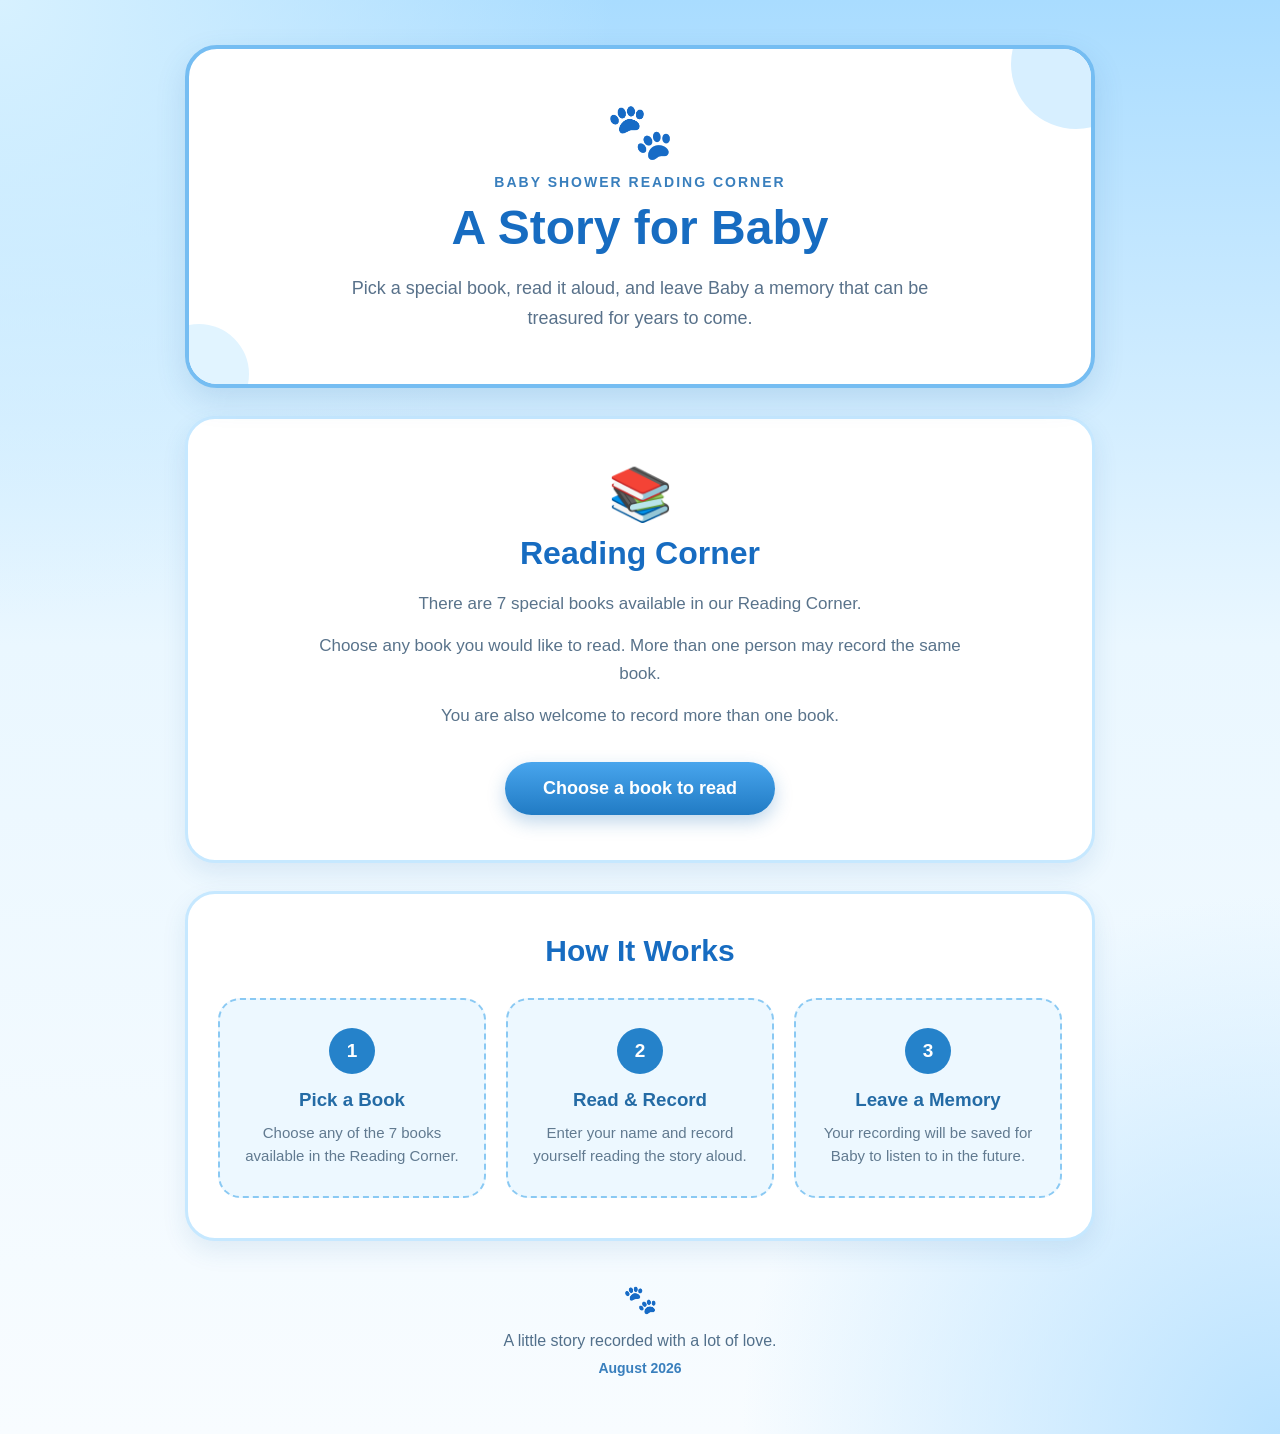
<file: docs/index.html>
<!DOCTYPE html>
<html lang="en">

<head>
    <meta charset="UTF-8">

    <meta name="viewport" 
        content="width=device-width, initial-scale=1.0">

    <title>Baby's Reading Corner</title>

    <link rel="stylesheet"
        href="style.css" >
</head>

<body>

    <main class="page-container">

        <!-- Starting screen for guest -->

        <header class="welcome-card">

            <div class="paw-print">
                🐾
            </div>

            <p class="small-title">
                Baby Shower Reading Corner
            </p>

            <h1>
                A Story for Baby
            </h1>

            <p class="welcome-message">
                Pick a special book, read it aloud,
                and leave Baby a memory that can
                be treasured for years to come.
            </p>

        </header>


        <!-- Reading corner -->

        <section class="reading-card">

            <div class="book-icon">
                📚
            </div>

            <h2>
                Reading Corner
            </h2>

            <p>
                There are 7 special books available
                in our Reading Corner.
            </p>

            <p>
                Choose any book you would like
                to read. More than one person may
                record the same book.
            </p>

            <p>
                You are also welcome to record
                more than one book.
            </p>

            <a href="books.html"
                class="choose-button">
                Choose a book to read
            </a>

        </section>


        <!-- How It Works -->

        <section class="instructions">

            <h2>
                How It Works
            </h2>

            <div class="steps">

                <div class="step">

                    <span>
                        1
                    </span>

                    <h3>
                        Pick a Book
                    </h3>

                    <p>
                        Choose any of the 7 books
                        available in the Reading Corner.
                    </p>

                </div>


                <div class="step">

                    <span>
                        2
                    </span>

                    <h3>
                        Read & Record
                    </h3>

                    <p>
                        Enter your name and record
                        yourself reading the story aloud.
                    </p>

                </div>


                <div class="step">

                    <span>
                        3
                    </span>

                    <h3>
                        Leave a Memory
                    </h3>

                    <p>
                        Your recording will be saved
                        for Baby to listen to in
                        the future.
                    </p>

                </div>

            </div>

        </section>


        <!-- Footer -->

        <footer>

            <div class="footer-paw">
                🐾
            </div>

            <p>
                A little story recorded with a lot of love.
            </p>

            <p class="event-date">
                August 2026
            </p>

        </footer>

    </main>

</body>

</html>
</file>
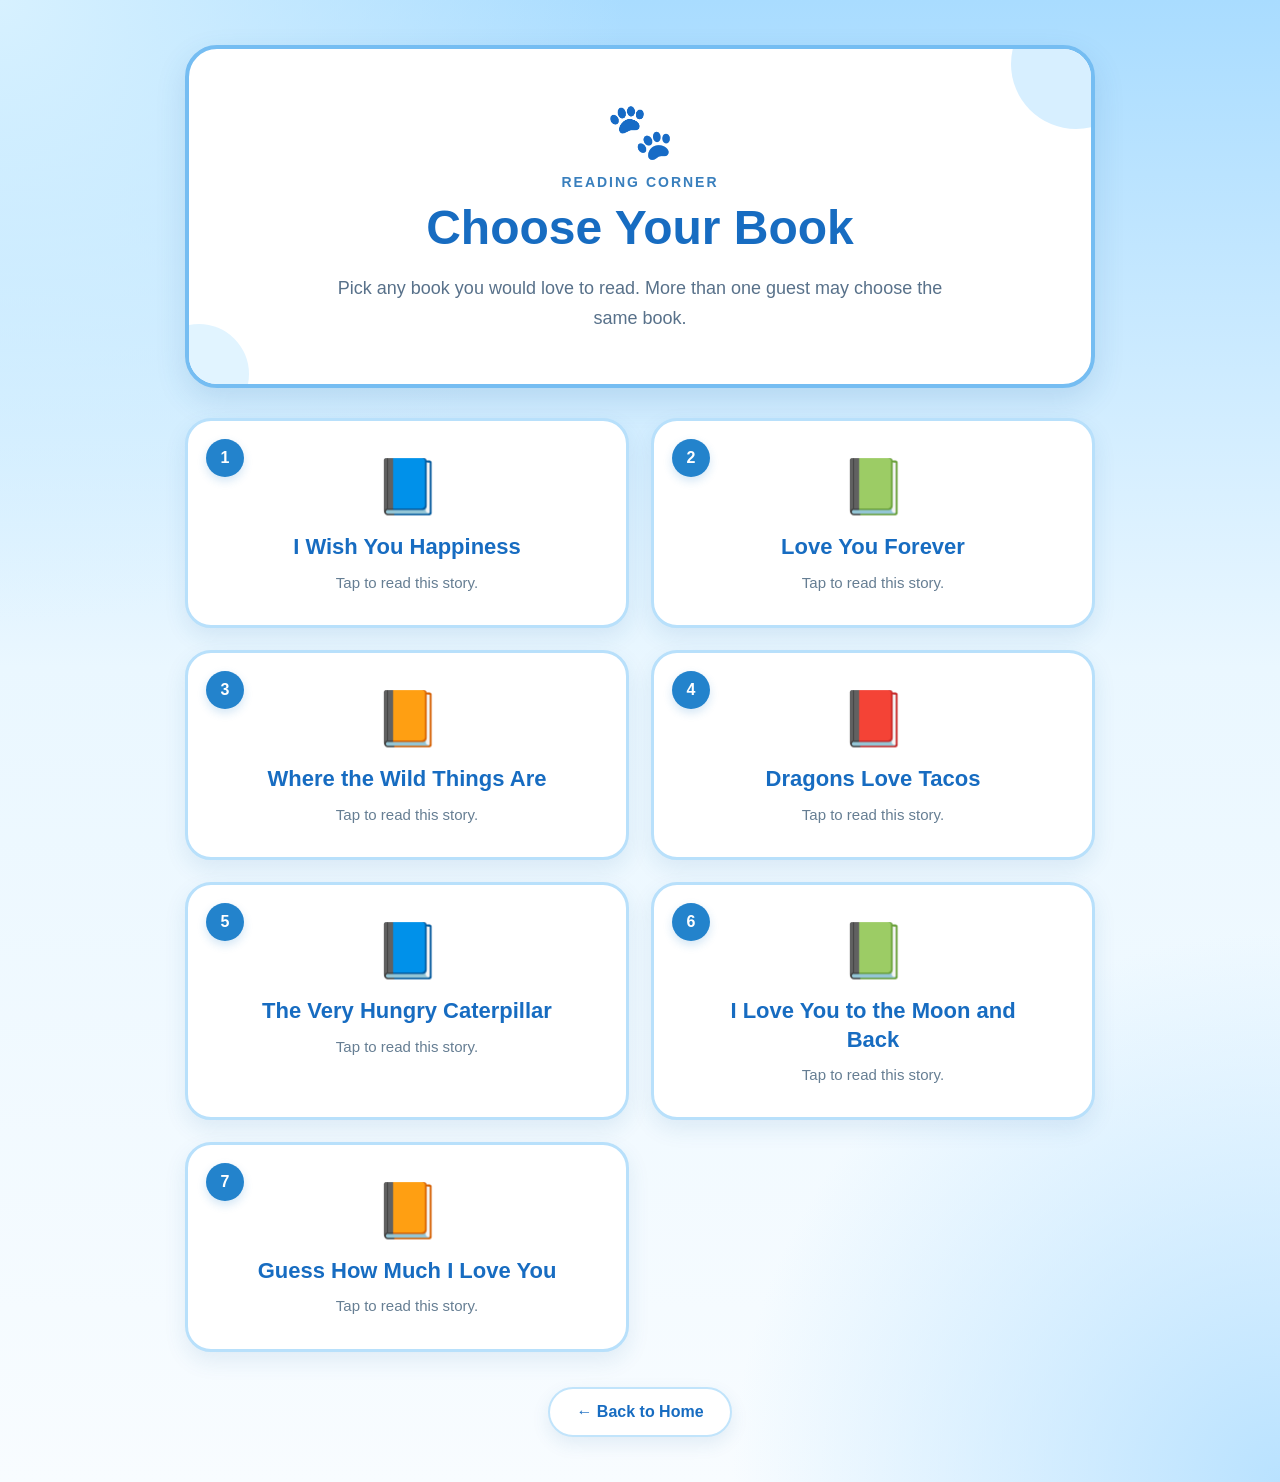
<file: docs/books.html>
<!DOCTYPE html>
<html lang="en">

<head>
    <meta charset="UTF-8">

    <meta name="viewport"
        content="width=device-width, initial-scale=1.0" >

    <title>Choose Your Book</title>

    <link rel="stylesheet"
        href="style.css" >
</head>

<body>

    <main class="page-container">

        <!-- Page Header -->

        <header class="welcome-card">

            <div class="paw-print">
                🐾
            </div>

            <p class="small-title">
                Reading Corner
            </p>

            <h1>
                Choose Your Book
            </h1>

            <p class="welcome-message">
                Pick any book you would love to read.
                More than one guest may choose the
                same book.
            </p>

        </header>


        <!-- Book Selection -->

        <section class="book-section">

            <div class="book-grid">


                <!-- Book 1 -->

                <a href="record.html?book=1"
                    class="book-card" >

                    <div class="book-number">
                        1
                    </div>

                    <div class="book-emoji">
                        📘
                    </div>

                    <h2>
                        I Wish You Happiness
                    </h2>

                    <p>
                        Tap to read this story.
                    </p>

                </a>


                <!-- Book 2 -->

                <a href="record.html?book=2"
                    class="book-card" >

                    <div class="book-number">
                        2
                    </div>

                    <div class="book-emoji">
                        📗
                    </div>

                    <h2>
                        Love You Forever
                    </h2>

                    <p>
                        Tap to read this story.
                    </p>

                </a>


                <!-- Book 3 -->

                <a href="record.html?book=3"
                    class="book-card" >

                    <div class="book-number">
                        3
                    </div>

                    <div class="book-emoji">
                        📙
                    </div>

                    <h2>
                        Where the Wild Things Are
                    </h2>

                    <p>
                        Tap to read this story.
                    </p>

                </a>


                <!-- Book 4 -->

                <a href="record.html?book=4"
                    class="book-card" >

                    <div class="book-number">
                        4
                    </div>

                    <div class="book-emoji">
                        📕
                    </div>

                    <h2>
                        Dragons Love Tacos
                    </h2>

                    <p>
                        Tap to read this story.
                    </p>

                </a>


                <!-- Book 5 -->

                <a href="record.html?book=5"
                    class="book-card" >

                    <div class="book-number">
                        5
                    </div>

                    <div class="book-emoji">
                        📘
                    </div>

                    <h2>
                        The Very Hungry Caterpillar
                    </h2>

                    <p>
                        Tap to read this story.
                    </p>

                </a>


                <!-- Book 6 -->

                <a href="record.html?book=6"
                    class="book-card" >

                    <div class="book-number">
                        6
                    </div>

                    <div class="book-emoji">
                        📗
                    </div>

                    <h2>
                        I Love You to the Moon and Back
                    </h2>

                    <p>
                        Tap to read this story.
                    </p>

                </a>


                <!-- Book 7 -->

                <a href="record.html?book=7"
                    class="book-card" >

                    <div class="book-number">
                        7
                    </div>

                    <div class="book-emoji">
                        📙
                    </div>

                    <h2>
                        Guess How Much I Love You
                    </h2>

                    <p>
                        Tap to read this story.
                    </p>

                </a>

            </div>

        </section>


        <!-- Back Button -->

        <div class="back-area">

            <a href="index.html"
                class="back-button" >
                ← Back to Home
            </a>

        </div>

    </main>

</body>

</html>
</file>
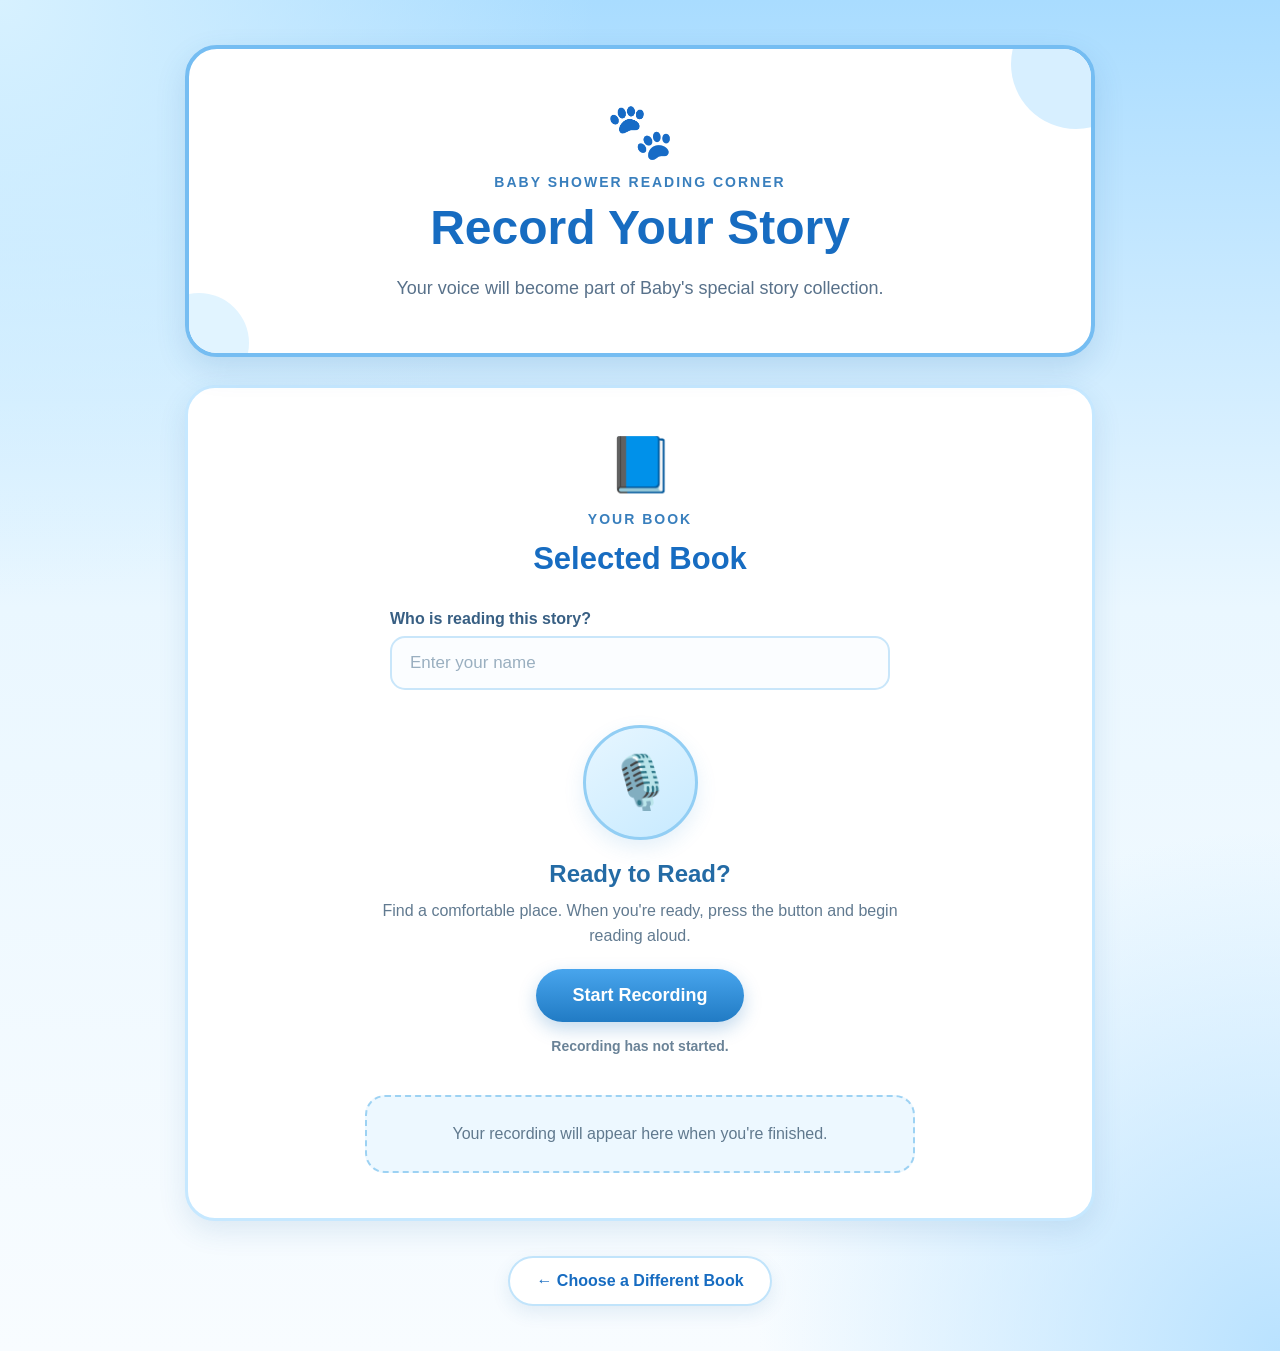
<file: docs/record.html>
<!DOCTYPE html>
<html lang="en">

<head>
    <meta charset="UTF-8">

    <meta
        name="viewport"
        content="width=device-width, initial-scale=1.0"
    >

    <title>Record Your Story</title>

    <link
        rel="stylesheet"
        href="style.css"
    >
</head>

<body>

    <main class="page-container">

        <!-- Recording Header -->

        <header class="welcome-card">

            <div class="paw-print">
                🐾
            </div>

            <p class="small-title">
                Baby Shower Reading Corner
            </p>

            <h1>
                Record Your Story
            </h1>

            <p class="welcome-message">
                Your voice will become part of
                Baby's special story collection.
            </p>

        </header>


        <!-- Recording Card -->

        <section class="recording-card">

            <div class="book-emoji">
                📘
            </div>

            <p class="small-title">
                Your Book
            </p>

            <h2 id="book-title">
                Selected Book
            </h2>


            <!-- Reader Name -->

            <div class="form-group">

                <label for="reader-name">
                    Who is reading this story?
                </label>

                <input
                    type="text"
                    id="reader-name"
                    placeholder="Enter your name"
                    autocomplete="name"
                >

            </div>


            <!-- Microphone Area -->

            <div class="microphone-circle">
                🎙️
            </div>

            <h3>
                Ready to Read?
            </h3>

            <p class="recording-message">
                Find a comfortable place.
                When you're ready, press the
                button and begin reading aloud.
            </p>


            <button
                class="record-button"
                id="record-button"
                type="button"
            >
                Start Recording
            </button>


            <p
                class="recording-status"
                id="recording-status"
            >
                Recording has not started.
            </p>


            <!-- Audio Preview -->

            <div
                class="audio-preview"
                id="audio-preview"
            >

                <p>
                    Your recording will appear
                    here when you're finished.
                </p>

            </div>

        </section>


        <!-- Back Button -->

        <div class="back-area">

            <a
                href="books.html"
                class="back-button"
            >
                ← Choose a Different Book
            </a>

        </div>

    </main>


    <script src="script.js"></script>

</body>

</html>
</file>
<file: docs/style.css>
/* =========================================================
   BABY SHOWER READING CORNER
   Blue Paw Storybook Theme
   August 2026
========================================================= */


/* =========================================================
   1. PAGE RESET
========================================================= */

* {
    margin: 0;
    padding: 0;
    box-sizing: border-box;
}


html {
    scroll-behavior: smooth;
}


body {
    min-height: 100vh;

    font-family:
        "Trebuchet MS",
        Arial,
        Helvetica,
        sans-serif;

    color: #24415f;

    background:
        radial-gradient(
            circle at top left,
            #d7f1ff 0%,
            transparent 32%
        ),
        radial-gradient(
            circle at bottom right,
            #b9e2ff 0%,
            transparent 28%
        ),
        linear-gradient(
            180deg,
            #a9dcff 0%,
            #eaf7ff 45%,
            #f8fcff 100%
        );
}


/* =========================================================
   2. MAIN PAGE CONTAINER
========================================================= */

.page-container {
    width: 92%;
    max-width: 950px;

    margin: 0 auto;

    padding: 45px 20px;
}


/* =========================================================
   3. WELCOME CARD
========================================================= */

.welcome-card {
    position: relative;

    overflow: hidden;

    background-color: #ffffff;

    text-align: center;

    padding: 50px 30px;

    border:
        4px solid
        #75bdf2;

    border-radius: 32px;

    box-shadow:
        0 12px 30px
        rgba(32, 99, 160, 0.15);

    margin-bottom: 28px;
}


/* Decorative Bubble */

.welcome-card::before {
    content: "";

    position: absolute;

    width: 100px;
    height: 100px;

    left: -40px;
    bottom: -40px;

    background-color: #e1f4ff;

    border-radius: 50%;
}


/* Decorative Bubble */

.welcome-card::after {
    content: "";

    position: absolute;

    width: 130px;
    height: 130px;

    right: -50px;
    top: -50px;

    background-color: #d7efff;

    border-radius: 50%;
}


/* =========================================================
   4. PAW PRINT
========================================================= */

.paw-print {
    position: relative;

    z-index: 2;

    font-size: 55px;

    margin-bottom: 10px;
}


.footer-paw {
    font-size: 28px;

    margin-bottom: 8px;
}


/* =========================================================
   5. SMALL SECTION TITLES
========================================================= */

.small-title {
    position: relative;

    z-index: 2;

    color: #397fbd;

    font-size: 14px;

    font-weight: bold;

    letter-spacing: 2px;

    text-transform: uppercase;

    margin-bottom: 12px;
}


/* =========================================================
   6. WELCOME TEXT
========================================================= */

.welcome-card h1 {
    position: relative;

    z-index: 2;

    color: #176cc1;

    font-size: 48px;

    line-height: 1.1;

    margin-bottom: 18px;
}


.welcome-message {
    position: relative;

    z-index: 2;

    max-width: 620px;

    margin: 0 auto;

    color: #58718a;

    font-size: 18px;

    line-height: 1.7;
}


/* =========================================================
   7. READING CORNER CARD
========================================================= */

.reading-card {
    background-color: #ffffff;

    text-align: center;

    padding: 45px 35px;

    border:
        3px solid
        #c6e8ff;

    border-radius: 30px;

    box-shadow:
        0 10px 25px
        rgba(32, 99, 160, 0.11);

    margin-bottom: 28px;
}


.book-icon {
    font-size: 52px;

    margin-bottom: 10px;
}


.reading-card h2 {
    color: #176cc1;

    font-size: 32px;

    margin-bottom: 18px;
}


.reading-card p {
    max-width: 650px;

    margin:
        0
        auto
        14px;

    color: #59738b;

    font-size: 17px;

    line-height: 1.65;
}


/* =========================================================
   8. MAIN BUTTON
========================================================= */

.choose-button {
    display: inline-block;

    text-decoration: none;

    border: none;

    background:
        linear-gradient(
            180deg,
            #48a5ed,
            #217bc4
        );

    color: #ffffff;

    font-size: 18px;

    font-weight: bold;

    padding: 16px 38px;

    margin-top: 18px;

    border-radius: 50px;

    cursor: pointer;

    box-shadow:
        0 7px 18px
        rgba(28, 111, 184, 0.28);

    transition:
        transform 0.2s ease,
        box-shadow 0.2s ease;
}


.choose-button:hover {
    transform: translateY(-3px);

    box-shadow:
        0 11px 24px
        rgba(28, 111, 184, 0.32);
}


/* =========================================================
   9. HOW IT WORKS
========================================================= */

.instructions {
    background-color: #ffffff;

    padding: 40px 30px;

    border:
        3px solid
        #c6e8ff;

    border-radius: 30px;

    box-shadow:
        0 10px 25px
        rgba(32, 99, 160, 0.10);
}


.instructions h2 {
    text-align: center;

    color: #176cc1;

    font-size: 30px;

    margin-bottom: 30px;
}


.steps {
    display: grid;

    grid-template-columns:
        repeat(3, 1fr);

    gap: 20px;
}


.step {
    text-align: center;

    background-color: #edf8ff;

    border:
        2px dashed
        #8ac9f3;

    padding: 28px 20px;

    border-radius: 22px;
}


.step span {
    display: flex;

    align-items: center;

    justify-content: center;

    width: 46px;
    height: 46px;

    margin:
        0
        auto
        15px;

    background-color: #2582ca;

    color: #ffffff;

    border-radius: 50%;

    font-size: 19px;

    font-weight: bold;
}


.step h3 {
    color: #246ba5;

    margin-bottom: 10px;
}


.step p {
    color: #617a90;

    font-size: 15px;

    line-height: 1.55;
}


/* =========================================================
   10. BOOK SELECTION PAGE
========================================================= */

.book-section {
    margin-top: 30px;
}


.book-grid {
    display: grid;

    grid-template-columns:
        repeat(2, 1fr);

    gap: 22px;
}


/* =========================================================
   11. INDIVIDUAL BOOK CARDS
========================================================= */

.book-card {
    position: relative;

    display: block;

    min-height: 210px;

    background-color: #ffffff;

    color: #24415f;

    text-decoration: none;

    text-align: center;

    padding:
        34px
        25px
        30px;

    border:
        3px solid
        #b8e0fb;

    border-radius: 26px;

    box-shadow:
        0 9px 22px
        rgba(32, 99, 160, 0.10);

    transition:
        transform 0.2s ease,
        border-color 0.2s ease,
        box-shadow 0.2s ease;
}


.book-card:hover {
    transform: translateY(-5px);

    border-color: #68b5e9;

    box-shadow:
        0 14px 30px
        rgba(32, 99, 160, 0.16);
}


/* Book Number */

.book-number {
    position: absolute;

    top: 18px;
    left: 18px;

    display: flex;

    align-items: center;

    justify-content: center;

    width: 38px;
    height: 38px;

    background-color: #2383cc;

    color: #ffffff;

    border-radius: 50%;

    font-size: 16px;

    font-weight: bold;

    box-shadow:
        0 4px 10px
        rgba(35, 131, 204, 0.20);
}


/* Book Icon */

.book-emoji {
    font-size: 54px;

    margin-bottom: 15px;
}


/* Real Book Titles */

.book-card h2 {
    max-width: 330px;

    margin:
        0
        auto
        10px;

    color: #176cc1;

    font-size: 22px;

    line-height: 1.3;
}


.book-card p {
    color: #667e93;

    font-size: 15px;

    line-height: 1.5;
}


/* =========================================================
   12. RECORDING PAGE
========================================================= */

.recording-card {
    background-color: #ffffff;

    text-align: center;

    padding: 45px 35px;

    border:
        3px solid
        #c6e8ff;

    border-radius: 30px;

    box-shadow:
        0 10px 28px
        rgba(32, 99, 160, 0.12);
}


/* Selected Book Title */

.recording-card h2 {
    max-width: 650px;

    margin:
        0
        auto
        30px;

    color: #176cc1;

    font-size: 31px;

    line-height: 1.3;
}


/* =========================================================
   13. READER NAME
========================================================= */

.form-group {
    max-width: 500px;

    margin:
        0
        auto
        35px;

    text-align: left;
}


.form-group label {
    display: block;

    margin-bottom: 8px;

    color: #385f83;

    font-size: 16px;

    font-weight: bold;
}


.form-group input {
    width: 100%;

    padding: 15px 18px;

    background-color: #fbfdff;

    color: #284a69;

    border:
        2px solid
        #c9e6fa;

    border-radius: 15px;

    outline: none;

    font-family: inherit;

    font-size: 17px;

    transition:
        border-color 0.2s ease,
        box-shadow 0.2s ease;
}


.form-group input::placeholder {
    color: #9aafc0;
}


.form-group input:focus {
    border-color: #328fd2;

    box-shadow:
        0 0 0 4px
        rgba(50, 143, 210, 0.10);
}


/* =========================================================
   14. MICROPHONE AREA
========================================================= */

.microphone-circle {
    display: flex;

    align-items: center;

    justify-content: center;

    width: 115px;
    height: 115px;

    margin:
        10px
        auto
        20px;

    background:
        linear-gradient(
            145deg,
            #e7f6ff,
            #c7eaff
        );

    border:
        3px solid
        #92cef4;

    border-radius: 50%;

    font-size: 52px;

    box-shadow:
        0 8px 20px
        rgba(45, 139, 205, 0.13);
}


.recording-card h3 {
    color: #246ba5;

    font-size: 24px;

    margin-bottom: 10px;
}


.recording-message {
    max-width: 520px;

    margin:
        0
        auto
        20px;

    color: #617a90;

    font-size: 16px;

    line-height: 1.6;
}


/* =========================================================
   15. RECORD BUTTON
========================================================= */

.record-button {
    min-width: 200px;

    border: none;

    background:
        linear-gradient(
            180deg,
            #48a5ed,
            #217bc4
        );

    color: #ffffff;

    font-family: inherit;

    font-size: 18px;

    font-weight: bold;

    padding: 16px 36px;

    border-radius: 50px;

    cursor: pointer;

    box-shadow:
        0 7px 18px
        rgba(28, 111, 184, 0.26);

    transition:
        transform 0.2s ease,
        box-shadow 0.2s ease;
}


.record-button:hover {
    transform: translateY(-2px);

    box-shadow:
        0 10px 22px
        rgba(28, 111, 184, 0.32);
}


.record-button:active {
    transform: translateY(0);
}


/* =========================================================
   16. RECORDING STATUS
========================================================= */

.recording-status {
    min-height: 22px;

    margin-top: 16px;

    color: #698297;

    font-size: 14px;

    font-weight: bold;
}


/* =========================================================
   17. AUDIO PREVIEW
========================================================= */

.audio-preview {
    max-width: 550px;

    margin:
        35px
        auto
        0;

    padding: 25px;

    background-color: #edf8ff;

    border:
        2px dashed
        #9dd2f3;

    border-radius: 20px;

    color: #60798e;

    line-height: 1.5;
}


.audio-preview audio {
    display: block;

    width: 100%;

    margin: 0 auto;
}


/* =========================================================
   18. BACK BUTTON
========================================================= */

.back-area {
    text-align: center;

    margin-top: 35px;
}


.back-button {
    display: inline-block;

    background-color: #ffffff;

    color: #176cc1;

    text-decoration: none;

    padding: 14px 26px;

    border:
        2px solid
        #c1e4fb;

    border-radius: 50px;

    font-weight: bold;

    box-shadow:
        0 7px 18px
        rgba(32, 99, 160, 0.10);

    transition:
        transform 0.2s ease,
        border-color 0.2s ease;
}


.back-button:hover {
    transform: translateY(-2px);

    border-color: #74bdea;
}


/* =========================================================
   19. FOOTER
========================================================= */

footer {
    text-align: center;

    padding:
        38px
        10px
        10px;

    color: #52708b;

    line-height: 1.5;
}


.event-date {
    margin-top: 5px;

    color: #397fbd;

    font-size: 14px;

    font-weight: bold;
}


/* =========================================================
   20. ACCESSIBILITY
========================================================= */

a:focus-visible,
button:focus-visible,
input:focus-visible {
    outline:
        3px solid
        #125e9f;

    outline-offset: 4px;
}


/* =========================================================
   21. TABLET DESIGN
========================================================= */

@media (max-width: 800px) {

    .welcome-card h1 {
        font-size: 42px;
    }


    .book-card h2 {
        font-size: 20px;
    }

}


/* =========================================================
   22. MOBILE PHONE DESIGN
========================================================= */

@media (max-width: 700px) {

    .page-container {
        width: 94%;

        padding:
            25px
            10px;
    }


    /* Welcome */

    .welcome-card {
        padding:
            38px
            20px;

        border-radius: 25px;
    }


    .paw-print {
        font-size: 48px;
    }


    .welcome-card h1 {
        font-size: 35px;
    }


    .welcome-message {
        font-size: 16px;
    }


    /* Reading Card */

    .reading-card {
        padding:
            35px
            22px;

        border-radius: 25px;
    }


    .reading-card h2 {
        font-size: 28px;
    }


    /* How It Works */

    .instructions {
        padding:
            35px
            20px;
    }


    .steps {
        grid-template-columns: 1fr;
    }


    /* Books */

    .book-grid {
        grid-template-columns: 1fr;
    }


    .book-card {
        min-height: 0;

        padding:
            32px
            22px;
    }


    .book-card h2 {
        font-size: 21px;
    }


    /* Recording */

    .recording-card {
        padding:
            35px
            20px;

        border-radius: 25px;
    }


    .recording-card h2 {
        font-size: 27px;
    }


    .microphone-circle {
        width: 100px;
        height: 100px;

        font-size: 46px;
    }


    /* Buttons */

    .choose-button,
    .record-button {
        width: 100%;

        max-width: 310px;
    }


    .back-button {
        width: 100%;

        max-width: 310px;
    }

}


/* =========================================================
   23. VERY SMALL PHONES
========================================================= */

@media (max-width: 400px) {

    .welcome-card h1 {
        font-size: 30px;
    }


    .reading-card h2,
    .instructions h2 {
        font-size: 26px;
    }


    .recording-card h2 {
        font-size: 24px;
    }


    .book-card h2 {
        font-size: 20px;
    }

}
</file>
